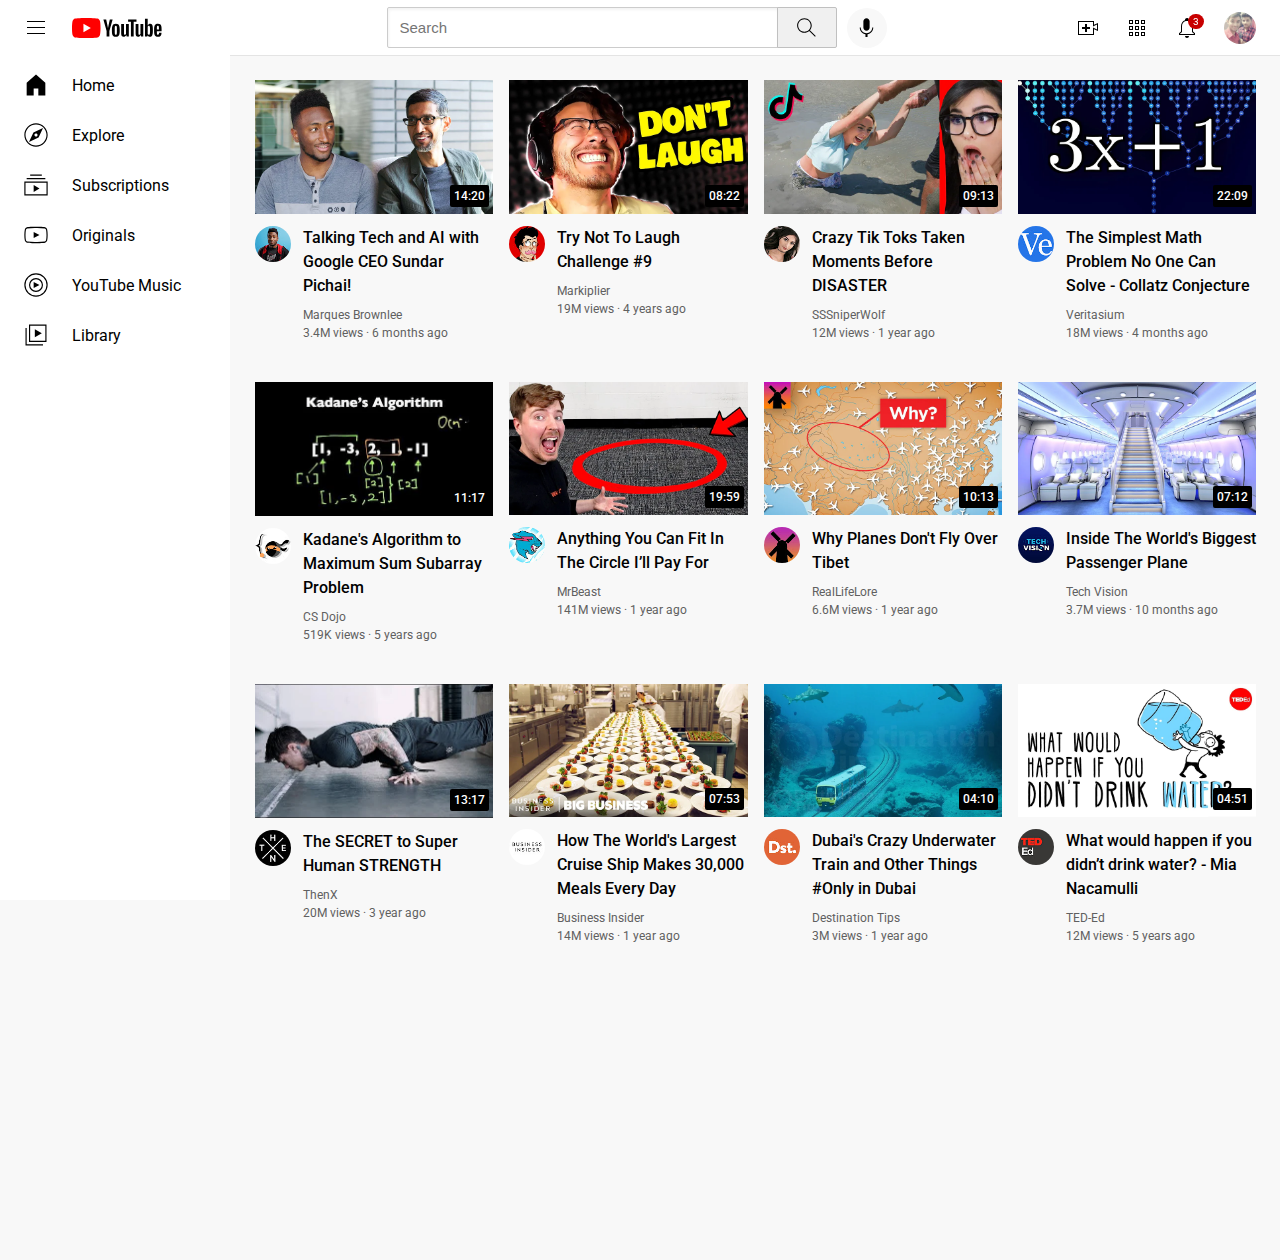
<file: index.html>
<!DOCTYPE html>
<html>
<head>
  <meta name="viewport" content="width=device-width, initial-scale=1.0">
  <title>YouTube Clone</title>
  <link rel="shortcut icon" href="icons/favicon.ico" type="image/x-icon">
  <link rel="preconnect" href="https://fonts.googleapis.com">
  <link rel="preconnect" href="https://fonts.gstatic.com" crossorigin>
  <link href="https://fonts.googleapis.com/css2?family=Roboto:wght@400;500;700&display=swap" rel="stylesheet">
  <link rel="stylesheet" href="styles/general.css">
  <link rel="stylesheet" href="styles/header.css">
  <link rel="stylesheet" href="styles/sidebar.css">
  <link rel="stylesheet" href="styles/video.css">
</head>
<body>
  <nav class="header">
    <div class="left-section">
      <img class="hamburger-menu" src="icons/hamburger-menu.svg">
      <img class="youtube-logo" src="icons/youtube-logo.svg">
    </div>
    <div class="middle-section">
      <input class="search-bar" type="text" placeholder="Search">
      <button class="search-button">
        <img class="search-icon" src="icons/search.svg">
        <div class="tooltip">Search</div>
      </button>

      <!-- This is HTML Comment. -->
      
      <button class="voice-search-button">
        <img class="voice-search-icon" src="icons/voice-search-icon.svg">
        <div class="tooltip">Search with your Voice</div>
      </button>
    </div>
    <div class="right-section">
      <div class="upload-icon-container">
        <img class="upload-icon" src="icons/upload.svg">
        <div class="tooltip">Create</div>
      </div>
      <div class="youtube-apps-container">
        <img class="youtube-apps-icon" src="icons/youtube-apps.svg">
        <div class="tooltip">YouTube Apps</div>
      </div>
      <div class="notifications-icon-container">
        <img class="notifications-icon" src="icons/notifications.svg">
        <div class="notifications-count">3</div>
        <div class="tooltip">Notifications</div>
      </div>
      <img class="current-user-picture" src="channel-pictures/my-channel.jpg">
    </div>
  </nav>

  <nav class="sidebar">
    <div class="sidebar-link">
      <img src="icons/home.svg" class="home-image">
      <div>Home</div>
    </div>
    <div class="sidebar-link">
      <img src="icons/explore.svg" class="home-image">
      <div>Explore</div>
    </div>
    <div class="sidebar-link">
      <img src="icons/subscriptions.svg" class="home-image">
      <div>Subscriptions</div>
    </div>
    <div class="sidebar-link">
      <img src="icons/originals.svg" class="home-image">
      <div>Originals</div>
    </div>
    <div class="sidebar-link">
      <img src="icons/youtube-music.svg" class="home-image">
      <div>YouTube Music</div>
    </div>
    <div class="sidebar-link">
      <img src="icons/library.svg" class="home-image">
      <div>Library</div>
    </div>
  </nav>

  <main>
    <section class="video-grid">
      <div class="video-preview">
        <div class="thumbnail-row">
          <a href="https://www.youtube.com/watch?v=n2RNcPRtAiY">
            <img class="thumbnail" src="thumbnails/thumbnail-1.webp">
          </a>
          <div class="video-time">
            14:20
          </div>
        </div>
  
        <div class="video-info-grid">
          <div class="channel-picture">
            <a href="https://www.youtube.com/c/mkbhd">
              <img class="channel-logo-1" src="channel-pictures/channel-1.jpeg">
            </a>
            <div class="channel-tooltip">
              <div class="channel">
                <img class="channel-logo-1" src="channel-pictures/channel-1.jpeg">
              </div>
              <div class="channel-details">
                <div class="channel-name">
                  Marques Brownlee
                </div>
                <div class="subscribers">
                  15M Subscribers
                </div>
              </div>
            </div>
          </div>
  
          <div class="video-info">
            <a href="https://www.youtube.com/watch?v=n2RNcPRtAiY" class="video-link">
              <p class="video-title">
                Talking Tech and AI with Google CEO Sundar Pichai!
              </p>
            </a>
  
            <a href="https://www.youtube.com/c/mkbhd" class="video-link">
              <p class="video-author">
                Marques Brownlee
              </p>
            </a>
  
            <p class="video-stats">
              3.4M views &#183; 6 months ago
            </p>
          </div>
        </div>
      </div>
  
      <div class="video-preview">
        <div class="thumbnail-row">
          <a href="https://www.youtube.com/watch?v=mP0RAo9SKZk">
            <img class="thumbnail" src="thumbnails/thumbnail-2.webp">
          </a>
          <div class="video-time">
            08:22
          </div>
        </div>
  
        <div class="video-info-grid">
          <div class="channel-picture">
            <a href="https://www.youtube.com/c/markiplier">
              <img class="channel-logo-1" src="channel-pictures/channel-2.jpeg">
            </a>
            <div class="channel-tooltip">
              <div class="channel">
                <img class="channel-logo-1" src="channel-pictures/channel-2.jpeg">
              </div>
              <div class="channel-details">
                <div class="channel-name">
                  Markiplier
                </div>
                <div class="subscribers">
                  30M Subscribers
                </div>
              </div>
            </div>
          </div>
  
          <div class="video-info">
            <a href="https://www.youtube.com/watch?v=mP0RAo9SKZk" class="video-link">
              <p class="video-title">
                Try Not To Laugh Challenge #9
              </p>
            </a>
      
            <a href="https://www.youtube.com/c/markiplier" class="video-link">
              <p class="video-author">
                Markiplier
              </p>
            </a>
      
            <p class="video-stats">
              19M views &#183; 4 years ago
            </p>
          </div>
        </div>
      </div>
  
      <div class="video-preview">
        <div class="thumbnail-row">
          <a href="https://www.youtube.com/watch?v=FgjPQQeTh1w">
            <img class="thumbnail" src="thumbnails/thumbnail-3.webp">
          </a>
          <div class="video-time">
            09:13
          </div>
        </div>
  
        <div class="video-info-grid">
          <div class="channel-picture">
            <a href="https://www.youtube.com/user/SSSniperWolf">
              <img class="channel-logo-1" src="channel-pictures/channel-3.jpeg">
            </a>
            <div class="channel-tooltip">
              <div class="channel">
                <img class="channel-logo-1" src="channel-pictures/channel-3.jpeg">
              </div>
              <div class="channel-details">
                <div class="channel-name">
                  SSSniperWolf
                </div>
                <div class="subscribers">
                  31M Subscribers
                </div>
              </div>
            </div>
          </div>
  
          <div class="video-info">
            <a href="https://www.youtube.com/watch?v=FgjPQQeTh1w" class="video-link">
              <p class="video-title">
                Crazy Tik Toks Taken Moments Before DISASTER
              </p>
            </a>
  
            <a href="https://www.youtube.com/user/SSSniperWolf" class="video-link">
              <p class="video-author">
                SSSniperWolf
              </p>
            </a>
  
            <p class="video-stats">
              12M views &#183; 1 year ago
            </p>
          </div>
        </div>
      </div>
  
      <div class="video-preview">
        <div class="thumbnail-row">
          <a href="https://www.youtube.com/watch?v=094y1Z2wpJg">
            <img class="thumbnail" src="thumbnails/thumbnail-4.webp">
          </a>
          <div class="video-time">
            22:09
          </div>
        </div>
  
        <div class="video-info-grid">
          <div class="channel-picture">
            <a href="https://www.youtube.com/c/veritasium">
              <img class="channel-logo-1" src="channel-pictures/channel-4.jpeg">
            </a>
            <div class="channel-tooltip">
              <div class="channel">
                <img class="channel-logo-1" src="channel-pictures/channel-4.jpeg">
              </div>
              <div class="channel-details">
                <div class="channel-name">
                  Veritasium
                </div>
                <div class="subscribers">
                  11.5M Subscribers
                </div>
              </div>
            </div>
          </div>
  
          <div class="video-info">
            <a href="https://www.youtube.com/watch?v=094y1Z2wpJg" class="video-link">
              <p class="video-title">
                The Simplest Math Problem No One Can Solve - Collatz Conjecture
              </p>
            </a>
      
            <a href="https://www.youtube.com/c/veritasium" class="video-link">
              <p class="video-author">
                Veritasium
              </p>
            </a>
      
            <p class="video-stats">
              18M views &#183; 4 months ago
            </p>
          </div>
        </div>
      </div>
  
      <div class="video-preview">
        <div class="thumbnail-row">
          <a href="https://www.youtube.com/watch?v=86CQq3pKSUw">
            <img class="thumbnail" src="thumbnails/thumbnail-5.webp">
          </a>
          <div class="video-time">
            11:17
          </div>
        </div>
  
        <div class="video-info-grid">
          <div class="channel-picture">
            <a href="https://www.youtube.com/c/CSDojo">
              <img class="channel-logo-1" src="channel-pictures/channel-5.jpeg">
            </a>
            <div class="channel-tooltip">
              <div class="channel">
                <img class="channel-logo-1" src="channel-pictures/channel-5.jpeg">
              </div>
              <div class="channel-details">
                <div class="channel-name">
                  CS Dojo
                </div>
                <div class="subscribers">
                  1.79M Subscribers
                </div>
              </div>
            </div>
          </div>
  
          <div class="video-info">
            <a href="https://www.youtube.com/watch?v=86CQq3pKSUw" class="video-link">
              <p class="video-title">
                Kadane's Algorithm to Maximum Sum Subarray Problem
              </p>
            </a>
  
            <a href="https://www.youtube.com/c/CSDojo" class="video-link">
              <p class="video-author">
                CS Dojo
              </p>
            </a>
  
            <p class="video-stats">
              519K views &#183; 5 years ago
            </p>
          </div>
        </div>
      </div>
  
      <div class="video-preview">
        <div class="thumbnail-row">
          <a href="https://www.youtube.com/watch?v=yXWw0_UfSFg">
            <img class="thumbnail" src="thumbnails/thumbnail-6.webp">
          </a>
          <div class="video-time">
            19:59
          </div>
        </div>
  
        <div class="video-info-grid">
          <div class="channel-picture">
            <a href="https://www.youtube.com/channel/UCX6OQ3DkcsbYNE6H8uQQuVA">
              <img class="channel-logo-1" src="channel-pictures/channel-6.jpeg">
            </a>
            <div class="channel-tooltip">
              <div class="channel">
                <img class="channel-logo-1" src="channel-pictures/channel-6.jpeg">
              </div>
              <div class="channel-details">
                <div class="channel-name">
                  MrBeast
                </div>
                <div class="subscribers">
                  90.6M Subscribers
                </div>
              </div>
            </div>
          </div>
  
          <div class="video-info">
            <a href="https://www.youtube.com/watch?v=yXWw0_UfSFg" class="video-link">
              <p class="video-title">
                Anything You Can Fit In The Circle I’ll Pay For
              </p>
            </a>
      
            <a href="https://www.youtube.com/channel/UCX6OQ3DkcsbYNE6H8uQQuVA" class="video-link">
              <p class="video-author">
                MrBeast
              </p>
            </a>
      
            <p class="video-stats">
              141M views &#183; 1 year ago
            </p>
          </div>
        </div>
      </div>
      
      <div class="video-preview">
        <div class="thumbnail-row">
          <a href="https://www.youtube.com/watch?v=fNVa1qMbF9Y">
            <img class="thumbnail" src="thumbnails/thumbnail-7.webp">
          </a>
          <div class="video-time">
            10:13
          </div>
        </div>
  
        <div class="video-info-grid">
          <div class="channel-picture">
            <a href="https://www.youtube.com/channel/UCP5tjEmvPItGyLhmjdwP7Ww">
              <img class="channel-logo-1" src="channel-pictures/channel-7.jpeg">
            </a>
            <div class="channel-tooltip">
              <div class="channel">
                <img class="channel-logo-1" src="channel-pictures/channel-7.jpeg">
              </div>
              <div class="channel-details">
                <div class="channel-name">
                  RealLifeLore
                </div>
                <div class="subscribers">
                  4M Subscribers
                </div>
              </div>
            </div>
          </div>
  
          <div class="video-info">
            <a href="https://www.youtube.com/watch?v=fNVa1qMbF9Y" class="video-link">
              <p class="video-title">
                Why Planes Don't Fly Over Tibet
              </p>
            </a>
      
            <a href="https://www.youtube.com/channel/UCP5tjEmvPItGyLhmjdwP7Ww" class="video-link">
              <p class="video-author">
                RealLifeLore
              </p>
            </a>
      
            <p class="video-stats">
              6.6M views &#183; 1 year ago
            </p>
          </div>
        </div>
      </div>
      
      <div class="video-preview">
        <div class="thumbnail-row">
          <a href="https://www.youtube.com/watch?v=lFm4EM1juls">
            <img class="thumbnail" src="thumbnails/thumbnail-8.webp">
          </a>
          <div class="video-time">
            07:12
          </div>
        </div>
  
        <div class="video-info-grid">
          <div class="channel-picture">
            <a href="https://www.youtube.com/channel/UCHAK6CyegY22Zj2GWrcaIxg">
              <img class="channel-logo-1" src="channel-pictures/channel-8.jpeg">
            </a>
            <div class="channel-tooltip">
              <div class="channel">
                <img class="channel-logo-1" src="channel-pictures/channel-8.jpeg">
              </div>
              <div class="channel-details">
                <div class="channel-name">
                  Tech Vision
                </div>
                <div class="subscribers">
                  1.5M Subscribers
                </div>
              </div>
            </div>
          </div>
  
          <div class="video-info">
            <a href="https://www.youtube.com/watch?v=lFm4EM1juls" class="video-link">
              <p class="video-title">
                Inside The World's Biggest Passenger Plane
              </p>
            </a>
      
            <a href="https://www.youtube.com/channel/UCHAK6CyegY22Zj2GWrcaIxg" class="video-link">
              <p class="video-author">
                Tech Vision
              </p>
            </a>
      
            <p class="video-stats">
              3.7M views &#183; 10 months ago
            </p>
          </div>
        </div>
      </div>
      
      <div class="video-preview">
        <div class="thumbnail-row">
          <a href="https://www.youtube.com/watch?v=ixmxOlcrlUc">
            <img class="thumbnail" src="thumbnails/thumbnail-9.webp">
          </a>
          <div class="video-time">
            13:17
          </div>
        </div>
  
        <div class="video-info-grid">
          <div class="channel-picture">
            <a href="https://www.youtube.com/c/OFFICIALTHENXSTUDIOS">
              <img class="channel-logo-1" src="channel-pictures/channel-9.jpeg">
            </a>
            <div class="channel-tooltip">
              <div class="channel">
                <img class="channel-logo-1" src="channel-pictures/channel-9.jpeg">
              </div>
              <div class="channel-details">
                <div class="channel-name">
                  ThenX
                </div>
                <div class="subscribers">
                  14.5M Subscribers
                </div>
              </div>
            </div>
          </div>
  
          <div class="video-info">
            <a href="https://www.youtube.com/watch?v=ixmxOlcrlUc" class="video-link">
              <p class="video-title">
                The SECRET to Super Human STRENGTH
              </p>
            </a>
      
            <a href="https://www.youtube.com/c/OFFICIALTHENXSTUDIOS" class="video-link">
              <p class="video-author">
                ThenX
              </p>
            </a>
      
            <p class="video-stats">
              20M views &#183; 3 year ago
            </p>
          </div>
        </div>
      </div>
      
      <div class="video-preview">
        <div class="thumbnail-row">
          <a href="https://www.youtube.com/watch?v=R2vXbFp5C9o">
            <img class="thumbnail" src="thumbnails/thumbnail-10.webp">
          </a>
          <div class="video-time">
            07:53
          </div>
        </div>
  
        <div class="video-info-grid">
          <div class="channel-picture">
            <a href="https://www.youtube.com/user/businessinsider">
              <img class="channel-logo-1" src="channel-pictures/channel-10.jpeg">
            </a>
            <div class="channel-tooltip">
              <div class="channel">
                <img class="channel-logo-1" src="channel-pictures/channel-10.jpeg">
              </div>
              <div class="channel-details">
                <div class="channel-name">
                  Business Insider
                </div>
                <div class="subscribers">
                  10M Subscribers
                </div>
              </div>
            </div>
          </div>
  
          <div class="video-info">
            <a href="https://www.youtube.com/watch?v=R2vXbFp5C9o" class="video-link">
              <p class="video-title">
                How The World's Largest Cruise Ship Makes 30,000 Meals Every Day
              </p>
            </a>
      
            <a href="https://www.youtube.com/user/businessinsider" class="video-link">
              <p class="video-author">
                Business Insider
              </p>
            </a>
      
            <p class="video-stats">
              14M views &#183; 1 year ago
            </p>
          </div>
        </div>
      </div>
      
      <div class="video-preview">
        <div class="thumbnail-row">
          <a href="https://www.youtube.com/watch?v=0nZuYyXET3s">
            <img class="thumbnail" src="thumbnails/thumbnail-11.webp">
          </a>
          <div class="video-time">
            04:10
          </div>
        </div>
  
        <div class="video-info-grid">
          <div class="channel-picture">
            <a href="https://www.youtube.com/c/Destinationtips">
              <img class="channel-logo-1" src="channel-pictures/channel-11.jpeg">
            </a>
            <div class="channel-tooltip">
              <div class="channel">
                <img class="channel-logo-1" src="channel-pictures/channel-11.jpeg">
              </div>
              <div class="channel-details">
                <div class="channel-name">
                  Destination Tips
                </div>
                <div class="subscribers">
                  1.2M Subscribers
                </div>
              </div>
            </div>
          </div>
  
          <div class="video-info">
            <a href="https://www.youtube.com/watch?v=0nZuYyXET3s" class="video-link">
              <p class="video-title">
                Dubai's Crazy Underwater Train and Other Things #Only in Dubai
              </p>
            </a>
      
            <a href="https://www.youtube.com/c/Destinationtips" class="video-link">
              <p class="video-author">
                Destination Tips
              </p>
            </a>
      
            <p class="video-stats">
              3M views &#183; 1 year ago
            </p>
          </div>
        </div>
      </div>
      
      <div class="video-preview">
        <div class="thumbnail-row">
          <a href="https://www.youtube.com/watch?v=9iMGFqMmUFs">
            <img class="thumbnail" src="thumbnails/thumbnail-12.webp">
          </a>
          <div class="video-time">
            04:51
          </div>
        </div>
  
        <div class="video-info-grid">
          <div class="channel-picture">
            <a href="https://www.youtube.com/teded">
              <img class="channel-logo-1" src="channel-pictures/channel-12.jpeg">
            </a>
            <div class="channel-tooltip">
              <div class="channel">
                <img class="channel-logo-1" src="channel-pictures/channel-12.jpeg">
              </div>
              <div class="channel-details">
                <div class="channel-name">
                  TED-Ed
                </div>
                <div class="subscribers">
                  11M Subscribers
                </div>
              </div>
            </div>
          </div>
  
          <div class="video-info">
            <a href="https://www.youtube.com/watch?v=9iMGFqMmUFs" class="video-link">
              <p class="video-title">
                What would happen if you didn’t drink water? - Mia Nacamulli
              </p>
            </a>
      
            <a href="https://www.youtube.com/teded" class="video-link">
              <p class="video-author">
                TED-Ed
              </p>
            </a>
      
            <p class="video-stats">
              12M views &#183; 5 years ago
            </p>
          </div>
        </div>
      </div>
    </section>
  </main>
</body>
</html>
</file>
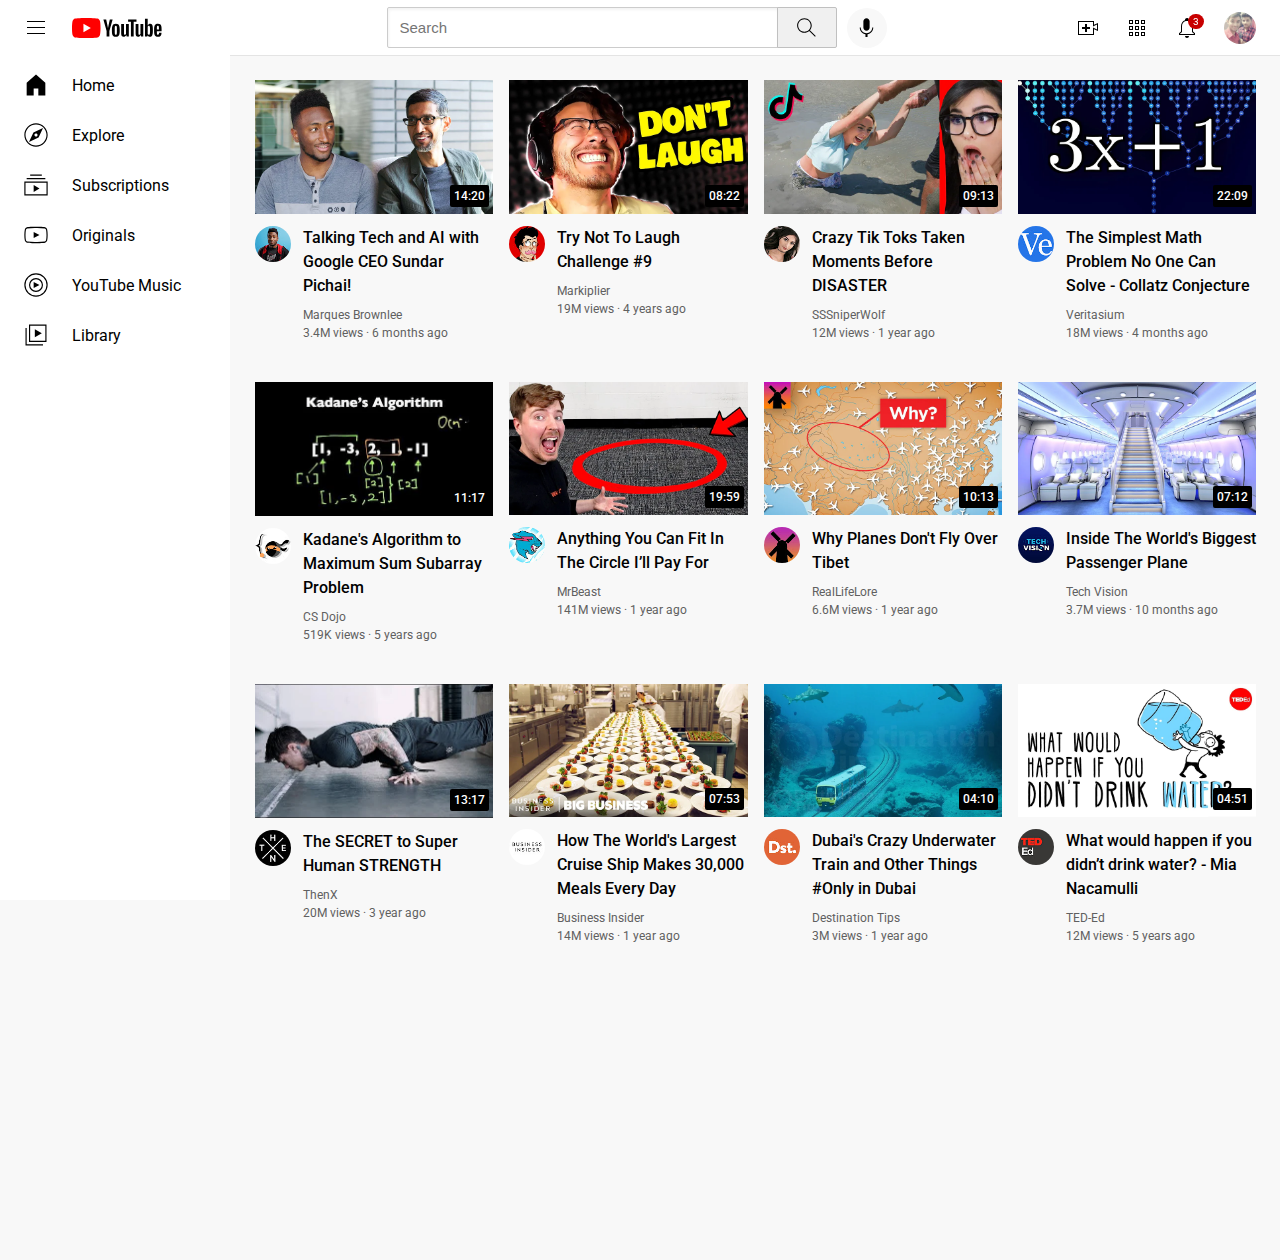
<file: youtube.html>
<!DOCTYPE html>
<html>
<head>
  <title>YouTube Clone</title>
  <link rel="shortcut icon" href="icons/favicon.ico" type="image/x-icon">
  <link rel="preconnect" href="https://fonts.googleapis.com">
  <link rel="preconnect" href="https://fonts.gstatic.com" crossorigin>
  <link href="https://fonts.googleapis.com/css2?family=Roboto:wght@400;500;700&display=swap" rel="stylesheet">
  <link rel="stylesheet" href="styles/general.css">
  <link rel="stylesheet" href="styles/header.css">
  <link rel="stylesheet" href="styles/sidebar.css">
  <link rel="stylesheet" href="styles/video.css">
</head>
<body>
  <nav class="header">
    <div class="left-section">
      <img class="hamburger-menu" src="icons/hamburger-menu.svg">
      <img class="youtube-logo" src="icons/youtube-logo.svg">
    </div>
    <div class="middle-section">
      <input class="search-bar" type="text" placeholder="Search">
      <button class="search-button">
        <img class="search-icon" src="icons/search.svg">
        <div class="tooltip">Search</div>
      </button>

      <!-- This is HTML Comment. -->
      
      <button class="voice-search-button">
        <img class="voice-search-icon" src="icons/voice-search-icon.svg">
        <div class="tooltip">Search with your Voice</div>
      </button>
    </div>
    <div class="right-section">
      <div class="upload-icon-container">
        <img class="upload-icon" src="icons/upload.svg">
        <div class="tooltip">Create</div>
      </div>
      <div class="youtube-apps-container">
        <img class="youtube-apps-icon" src="icons/youtube-apps.svg">
        <div class="tooltip">YouTube Apps</div>
      </div>
      <div class="notifications-icon-container">
        <img class="notifications-icon" src="icons/notifications.svg">
        <div class="notifications-count">3</div>
        <div class="tooltip">Notifications</div>
      </div>
      <img class="current-user-picture" src="channel-pictures/my-channel.jpg">
    </div>
  </nav>

  <nav class="sidebar">
    <div class="sidebar-link">
      <img src="icons/home.svg" class="home-image">
      <div>Home</div>
    </div>
    <div class="sidebar-link">
      <img src="icons/explore.svg" class="home-image">
      <div>Explore</div>
    </div>
    <div class="sidebar-link">
      <img src="icons/subscriptions.svg" class="home-image">
      <div>Subscriptions</div>
    </div>
    <div class="sidebar-link">
      <img src="icons/originals.svg" class="home-image">
      <div>Originals</div>
    </div>
    <div class="sidebar-link">
      <img src="icons/youtube-music.svg" class="home-image">
      <div>YouTube Music</div>
    </div>
    <div class="sidebar-link">
      <img src="icons/library.svg" class="home-image">
      <div>Library</div>
    </div>
  </nav>

  <main>
    <section class="video-grid">
      <div class="video-preview">
        <div class="thumbnail-row">
          <a href="https://www.youtube.com/watch?v=n2RNcPRtAiY">
            <img class="thumbnail" src="thumbnails/thumbnail-1.webp">
          </a>
          <div class="video-time">
            14:20
          </div>
        </div>
  
        <div class="video-info-grid">
          <div class="channel-picture">
            <a href="https://www.youtube.com/c/mkbhd">
              <img class="channel-logo-1" src="channel-pictures/channel-1.jpeg">
            </a>
            <div class="channel-tooltip">
              <div class="channel">
                <img class="channel-logo-1" src="channel-pictures/channel-1.jpeg">
              </div>
              <div class="channel-details">
                <div class="channel-name">
                  Marques Brownlee
                </div>
                <div class="subscribers">
                  15M Subscribers
                </div>
              </div>
            </div>
          </div>
  
          <div class="video-info">
            <a href="https://www.youtube.com/watch?v=n2RNcPRtAiY" class="video-link">
              <p class="video-title">
                Talking Tech and AI with Google CEO Sundar Pichai!
              </p>
            </a>
  
            <a href="https://www.youtube.com/c/mkbhd" class="video-link">
              <p class="video-author">
                Marques Brownlee
              </p>
            </a>
  
            <p class="video-stats">
              3.4M views &#183; 6 months ago
            </p>
          </div>
        </div>
      </div>
  
      <div class="video-preview">
        <div class="thumbnail-row">
          <a href="https://www.youtube.com/watch?v=mP0RAo9SKZk">
            <img class="thumbnail" src="thumbnails/thumbnail-2.webp">
          </a>
          <div class="video-time">
            08:22
          </div>
        </div>
  
        <div class="video-info-grid">
          <div class="channel-picture">
            <a href="https://www.youtube.com/c/markiplier">
              <img class="channel-logo-1" src="channel-pictures/channel-2.jpeg">
            </a>
            <div class="channel-tooltip">
              <div class="channel">
                <img class="channel-logo-1" src="channel-pictures/channel-2.jpeg">
              </div>
              <div class="channel-details">
                <div class="channel-name">
                  Markiplier
                </div>
                <div class="subscribers">
                  30M Subscribers
                </div>
              </div>
            </div>
          </div>
  
          <div class="video-info">
            <a href="https://www.youtube.com/watch?v=mP0RAo9SKZk" class="video-link">
              <p class="video-title">
                Try Not To Laugh Challenge #9
              </p>
            </a>
      
            <a href="https://www.youtube.com/c/markiplier" class="video-link">
              <p class="video-author">
                Markiplier
              </p>
            </a>
      
            <p class="video-stats">
              19M views &#183; 4 years ago
            </p>
          </div>
        </div>
      </div>
  
      <div class="video-preview">
        <div class="thumbnail-row">
          <a href="https://www.youtube.com/watch?v=FgjPQQeTh1w">
            <img class="thumbnail" src="thumbnails/thumbnail-3.webp">
          </a>
          <div class="video-time">
            09:13
          </div>
        </div>
  
        <div class="video-info-grid">
          <div class="channel-picture">
            <a href="https://www.youtube.com/user/SSSniperWolf">
              <img class="channel-logo-1" src="channel-pictures/channel-3.jpeg">
            </a>
            <div class="channel-tooltip">
              <div class="channel">
                <img class="channel-logo-1" src="channel-pictures/channel-3.jpeg">
              </div>
              <div class="channel-details">
                <div class="channel-name">
                  SSSniperWolf
                </div>
                <div class="subscribers">
                  31M Subscribers
                </div>
              </div>
            </div>
          </div>
  
          <div class="video-info">
            <a href="https://www.youtube.com/watch?v=FgjPQQeTh1w" class="video-link">
              <p class="video-title">
                Crazy Tik Toks Taken Moments Before DISASTER
              </p>
            </a>
  
            <a href="https://www.youtube.com/user/SSSniperWolf" class="video-link">
              <p class="video-author">
                SSSniperWolf
              </p>
            </a>
  
            <p class="video-stats">
              12M views &#183; 1 year ago
            </p>
          </div>
        </div>
      </div>
  
      <div class="video-preview">
        <div class="thumbnail-row">
          <a href="https://www.youtube.com/watch?v=094y1Z2wpJg">
            <img class="thumbnail" src="thumbnails/thumbnail-4.webp">
          </a>
          <div class="video-time">
            22:09
          </div>
        </div>
  
        <div class="video-info-grid">
          <div class="channel-picture">
            <a href="https://www.youtube.com/c/veritasium">
              <img class="channel-logo-1" src="channel-pictures/channel-4.jpeg">
            </a>
            <div class="channel-tooltip">
              <div class="channel">
                <img class="channel-logo-1" src="channel-pictures/channel-4.jpeg">
              </div>
              <div class="channel-details">
                <div class="channel-name">
                  Veritasium
                </div>
                <div class="subscribers">
                  11.5M Subscribers
                </div>
              </div>
            </div>
          </div>
  
          <div class="video-info">
            <a href="https://www.youtube.com/watch?v=094y1Z2wpJg" class="video-link">
              <p class="video-title">
                The Simplest Math Problem No One Can Solve - Collatz Conjecture
              </p>
            </a>
      
            <a href="https://www.youtube.com/c/veritasium" class="video-link">
              <p class="video-author">
                Veritasium
              </p>
            </a>
      
            <p class="video-stats">
              18M views &#183; 4 months ago
            </p>
          </div>
        </div>
      </div>
  
      <div class="video-preview">
        <div class="thumbnail-row">
          <a href="https://www.youtube.com/watch?v=86CQq3pKSUw">
            <img class="thumbnail" src="thumbnails/thumbnail-5.webp">
          </a>
          <div class="video-time">
            11:17
          </div>
        </div>
  
        <div class="video-info-grid">
          <div class="channel-picture">
            <a href="https://www.youtube.com/c/CSDojo">
              <img class="channel-logo-1" src="channel-pictures/channel-5.jpeg">
            </a>
            <div class="channel-tooltip">
              <div class="channel">
                <img class="channel-logo-1" src="channel-pictures/channel-5.jpeg">
              </div>
              <div class="channel-details">
                <div class="channel-name">
                  CS Dojo
                </div>
                <div class="subscribers">
                  1.79M Subscribers
                </div>
              </div>
            </div>
          </div>
  
          <div class="video-info">
            <a href="https://www.youtube.com/watch?v=86CQq3pKSUw" class="video-link">
              <p class="video-title">
                Kadane's Algorithm to Maximum Sum Subarray Problem
              </p>
            </a>
  
            <a href="https://www.youtube.com/c/CSDojo" class="video-link">
              <p class="video-author">
                CS Dojo
              </p>
            </a>
  
            <p class="video-stats">
              519K views &#183; 5 years ago
            </p>
          </div>
        </div>
      </div>
  
      <div class="video-preview">
        <div class="thumbnail-row">
          <a href="https://www.youtube.com/watch?v=yXWw0_UfSFg">
            <img class="thumbnail" src="thumbnails/thumbnail-6.webp">
          </a>
          <div class="video-time">
            19:59
          </div>
        </div>
  
        <div class="video-info-grid">
          <div class="channel-picture">
            <a href="https://www.youtube.com/channel/UCX6OQ3DkcsbYNE6H8uQQuVA">
              <img class="channel-logo-1" src="channel-pictures/channel-6.jpeg">
            </a>
            <div class="channel-tooltip">
              <div class="channel">
                <img class="channel-logo-1" src="channel-pictures/channel-6.jpeg">
              </div>
              <div class="channel-details">
                <div class="channel-name">
                  MrBeast
                </div>
                <div class="subscribers">
                  90.6M Subscribers
                </div>
              </div>
            </div>
          </div>
  
          <div class="video-info">
            <a href="https://www.youtube.com/watch?v=yXWw0_UfSFg" class="video-link">
              <p class="video-title">
                Anything You Can Fit In The Circle I’ll Pay For
              </p>
            </a>
      
            <a href="https://www.youtube.com/channel/UCX6OQ3DkcsbYNE6H8uQQuVA" class="video-link">
              <p class="video-author">
                MrBeast
              </p>
            </a>
      
            <p class="video-stats">
              141M views &#183; 1 year ago
            </p>
          </div>
        </div>
      </div>
      
      <div class="video-preview">
        <div class="thumbnail-row">
          <a href="https://www.youtube.com/watch?v=fNVa1qMbF9Y">
            <img class="thumbnail" src="thumbnails/thumbnail-7.webp">
          </a>
          <div class="video-time">
            10:13
          </div>
        </div>
  
        <div class="video-info-grid">
          <div class="channel-picture">
            <a href="https://www.youtube.com/channel/UCP5tjEmvPItGyLhmjdwP7Ww">
              <img class="channel-logo-1" src="channel-pictures/channel-7.jpeg">
            </a>
            <div class="channel-tooltip">
              <div class="channel">
                <img class="channel-logo-1" src="channel-pictures/channel-7.jpeg">
              </div>
              <div class="channel-details">
                <div class="channel-name">
                  RealLifeLore
                </div>
                <div class="subscribers">
                  4M Subscribers
                </div>
              </div>
            </div>
          </div>
  
          <div class="video-info">
            <a href="https://www.youtube.com/watch?v=fNVa1qMbF9Y" class="video-link">
              <p class="video-title">
                Why Planes Don't Fly Over Tibet
              </p>
            </a>
      
            <a href="https://www.youtube.com/channel/UCP5tjEmvPItGyLhmjdwP7Ww" class="video-link">
              <p class="video-author">
                RealLifeLore
              </p>
            </a>
      
            <p class="video-stats">
              6.6M views &#183; 1 year ago
            </p>
          </div>
        </div>
      </div>
      
      <div class="video-preview">
        <div class="thumbnail-row">
          <a href="https://www.youtube.com/watch?v=lFm4EM1juls">
            <img class="thumbnail" src="thumbnails/thumbnail-8.webp">
          </a>
          <div class="video-time">
            07:12
          </div>
        </div>
  
        <div class="video-info-grid">
          <div class="channel-picture">
            <a href="https://www.youtube.com/channel/UCHAK6CyegY22Zj2GWrcaIxg">
              <img class="channel-logo-1" src="channel-pictures/channel-8.jpeg">
            </a>
            <div class="channel-tooltip">
              <div class="channel">
                <img class="channel-logo-1" src="channel-pictures/channel-8.jpeg">
              </div>
              <div class="channel-details">
                <div class="channel-name">
                  Tech Vision
                </div>
                <div class="subscribers">
                  1.5M Subscribers
                </div>
              </div>
            </div>
          </div>
  
          <div class="video-info">
            <a href="https://www.youtube.com/watch?v=lFm4EM1juls" class="video-link">
              <p class="video-title">
                Inside The World's Biggest Passenger Plane
              </p>
            </a>
      
            <a href="https://www.youtube.com/channel/UCHAK6CyegY22Zj2GWrcaIxg" class="video-link">
              <p class="video-author">
                Tech Vision
              </p>
            </a>
      
            <p class="video-stats">
              3.7M views &#183; 10 months ago
            </p>
          </div>
        </div>
      </div>
      
      <div class="video-preview">
        <div class="thumbnail-row">
          <a href="https://www.youtube.com/watch?v=ixmxOlcrlUc">
            <img class="thumbnail" src="thumbnails/thumbnail-9.webp">
          </a>
          <div class="video-time">
            13:17
          </div>
        </div>
  
        <div class="video-info-grid">
          <div class="channel-picture">
            <a href="https://www.youtube.com/c/OFFICIALTHENXSTUDIOS">
              <img class="channel-logo-1" src="channel-pictures/channel-9.jpeg">
            </a>
            <div class="channel-tooltip">
              <div class="channel">
                <img class="channel-logo-1" src="channel-pictures/channel-9.jpeg">
              </div>
              <div class="channel-details">
                <div class="channel-name">
                  ThenX
                </div>
                <div class="subscribers">
                  14.5M Subscribers
                </div>
              </div>
            </div>
          </div>
  
          <div class="video-info">
            <a href="https://www.youtube.com/watch?v=ixmxOlcrlUc" class="video-link">
              <p class="video-title">
                The SECRET to Super Human STRENGTH
              </p>
            </a>
      
            <a href="https://www.youtube.com/c/OFFICIALTHENXSTUDIOS" class="video-link">
              <p class="video-author">
                ThenX
              </p>
            </a>
      
            <p class="video-stats">
              20M views &#183; 3 year ago
            </p>
          </div>
        </div>
      </div>
      
      <div class="video-preview">
        <div class="thumbnail-row">
          <a href="https://www.youtube.com/watch?v=R2vXbFp5C9o">
            <img class="thumbnail" src="thumbnails/thumbnail-10.webp">
          </a>
          <div class="video-time">
            07:53
          </div>
        </div>
  
        <div class="video-info-grid">
          <div class="channel-picture">
            <a href="https://www.youtube.com/user/businessinsider">
              <img class="channel-logo-1" src="channel-pictures/channel-10.jpeg">
            </a>
            <div class="channel-tooltip">
              <div class="channel">
                <img class="channel-logo-1" src="channel-pictures/channel-10.jpeg">
              </div>
              <div class="channel-details">
                <div class="channel-name">
                  Business Insider
                </div>
                <div class="subscribers">
                  10M Subscribers
                </div>
              </div>
            </div>
          </div>
  
          <div class="video-info">
            <a href="https://www.youtube.com/watch?v=R2vXbFp5C9o" class="video-link">
              <p class="video-title">
                How The World's Largest Cruise Ship Makes 30,000 Meals Every Day
              </p>
            </a>
      
            <a href="https://www.youtube.com/user/businessinsider" class="video-link">
              <p class="video-author">
                Business Insider
              </p>
            </a>
      
            <p class="video-stats">
              14M views &#183; 1 year ago
            </p>
          </div>
        </div>
      </div>
      
      <div class="video-preview">
        <div class="thumbnail-row">
          <a href="https://www.youtube.com/watch?v=0nZuYyXET3s">
            <img class="thumbnail" src="thumbnails/thumbnail-11.webp">
          </a>
          <div class="video-time">
            04:10
          </div>
        </div>
  
        <div class="video-info-grid">
          <div class="channel-picture">
            <a href="https://www.youtube.com/c/Destinationtips">
              <img class="channel-logo-1" src="channel-pictures/channel-11.jpeg">
            </a>
            <div class="channel-tooltip">
              <div class="channel">
                <img class="channel-logo-1" src="channel-pictures/channel-11.jpeg">
              </div>
              <div class="channel-details">
                <div class="channel-name">
                  Destination Tips
                </div>
                <div class="subscribers">
                  1.2M Subscribers
                </div>
              </div>
            </div>
          </div>
  
          <div class="video-info">
            <a href="https://www.youtube.com/watch?v=0nZuYyXET3s" class="video-link">
              <p class="video-title">
                Dubai's Crazy Underwater Train and Other Things #Only in Dubai
              </p>
            </a>
      
            <a href="https://www.youtube.com/c/Destinationtips" class="video-link">
              <p class="video-author">
                Destination Tips
              </p>
            </a>
      
            <p class="video-stats">
              3M views &#183; 1 year ago
            </p>
          </div>
        </div>
      </div>
      
      <div class="video-preview">
        <div class="thumbnail-row">
          <a href="https://www.youtube.com/watch?v=9iMGFqMmUFs">
            <img class="thumbnail" src="thumbnails/thumbnail-12.webp">
          </a>
          <div class="video-time">
            04:51
          </div>
        </div>
  
        <div class="video-info-grid">
          <div class="channel-picture">
            <a href="https://www.youtube.com/teded">
              <img class="channel-logo-1" src="channel-pictures/channel-12.jpeg">
            </a>
            <div class="channel-tooltip">
              <div class="channel">
                <img class="channel-logo-1" src="channel-pictures/channel-12.jpeg">
              </div>
              <div class="channel-details">
                <div class="channel-name">
                  TED-Ed
                </div>
                <div class="subscribers">
                  11M Subscribers
                </div>
              </div>
            </div>
          </div>
  
          <div class="video-info">
            <a href="https://www.youtube.com/watch?v=9iMGFqMmUFs" class="video-link">
              <p class="video-title">
                What would happen if you didn’t drink water? - Mia Nacamulli
              </p>
            </a>
      
            <a href="https://www.youtube.com/teded" class="video-link">
              <p class="video-author">
                TED-Ed
              </p>
            </a>
      
            <p class="video-stats">
              12M views &#183; 5 years ago
            </p>
          </div>
        </div>
      </div>
    </section>
  </main>
</body>
</html>
</file>
<file: styles/general.css>
body {
  /* This is CSS Comment. */

  height: 1180px;
  margin: 0;
  padding-top: 80px;
  padding-right: 24px;
  background-color: rgb(248, 248, 248);
  font-family: Roboto, Arial;
}

@media (max-width: 1200px) {
  body {
    padding-left: 105px;
  }
}

@media (min-width: 1200.1px) {
  body {
    padding-left: 255px;
  }
}

p {
  margin-top: 0;
  margin-bottom: 0;
}
</file>
<file: styles/header.css>
.header {
  height: 55px;
  display: flex;
  flex-direction: row;
  justify-content: space-between;
  position: fixed;
  top: 0;
  left: 0;
  right: 0;
  z-index: 100;
  background-color: white;
  border-bottom: 1px solid rgb(228, 228, 228);
}

.left-section {
  display: flex;
  align-items: center;
}

.middle-section {
  flex: 1;
  margin-left: 70px;
  margin-right: 35px;
  max-width: 500px;
  display: flex;
  align-items: center;
}

.search-bar {
  flex: 1;
  height: 37px;
  padding-left: 12px;
  font-size: 15px;
  border: 1px solid #cccccc;
  border-top-left-radius: 2px;
  border-bottom-left-radius: 2px;
  box-shadow: inset 1px 2px 3px rgba(0, 0, 0, 0.05);
  width: 0;
}

.search-bar::placeholder {
  font-size: 15px;
}

.search-bar:active {
  border: 1px solid rgb(111, 111, 255);
}

.search-button {
  height: 41px;
  width: 60px;
  background-color: rgb(240, 240, 240);
  border: 1px solid rgb(192, 192, 192);
  border-top-right-radius: 2px;
  border-bottom-right-radius: 2px;
  margin-left: -1px;
  margin-right: 10px;
}

.search-button,
.voice-search-button,
.upload-icon-container,
.youtube-apps-container,
.notifications-icon-container {
  position: relative;
  display: flex;
  justify-content: center;
  align-items: center;
  cursor: pointer;
}

.search-button .tooltip,
.voice-search-button .tooltip,
.upload-icon-container .tooltip,
.youtube-apps-container .tooltip,
.notifications-icon-container .tooltip {
  position: absolute;
  background-color: gray;
  color: white;
  padding: 4px 8px 4px 8px;
  border-radius: 2px;
  font-size: 12px;
  bottom: -30px;
  opacity: 0;
  transition: opacity 0.15s;
  pointer-events: none;
  white-space: nowrap;
}

.search-button:hover .tooltip,
.voice-search-button:hover .tooltip,
.upload-icon-container:hover .tooltip,
.youtube-apps-container:hover .tooltip,
.notifications-icon-container:hover .tooltip {
  opacity: 1;
}

.search-icon,
.voice-search-icon {
  height: 25px;
}

.voice-search-button {
  height: 40px;
  width: 40px;
  border: none;
  border-radius: 20px;
  background-color: rgb(248, 248, 248);
}

.hamburger-menu {
  height: 20px;
  margin: 0 24px 0 24px;
  height: 24px;
  cursor: pointer;
}

.youtube-logo {
  height: 20px;
  cursor: pointer;
}

.right-section {
  width: 180px;
  display: flex;
  align-items: center;
  justify-content: space-between;
  margin-right: 24px;
  flex-shrink: 0;
}

.upload-icon {
  height: 24px;
}

.youtube-apps-icon {
  height: 24px;
}

.notifications-icon {
  height: 24px;
}

.current-user-picture {
  height: 32px;
  border-radius: 16px;
  cursor: pointer;
}

.notifications-count {
  position: absolute;
  top: -2px;
  right: -5px;
  background-color: rgb(200, 0, 0);
  color: white;
  font-size: 10px;
  padding: 2px 5px 2px 5px;
  border-radius: 10px;
}
</file>
<file: styles/sidebar.css>
.sidebar {
  position: fixed;
  left: 0;
  bottom: 0;
  top: 55px;
  background-color: white;
  z-index: 200;
  padding-top: 5px;
}

.sidebar-link {
  height: 50px;
  display: flex;
  align-items: center;
}

@media (max-width: 1200px) {
  .sidebar {
    width: 80px;
  }

  .sidebar-link {
    flex-direction: column;
    justify-content: center;
    padding: 10px 0;
    cursor: pointer;
  }

  .sidebar-link:hover {
    background-color: rgb(235, 235, 235);
  }

  .sidebar-link img {
    height: 24px;
    margin-bottom: 5px;
  }

  .sidebar-link div {
    font-size: 10px;
  }
}

@media (min-width: 1200.1px) {
  .sidebar {
    width: 230px;
  }

  .sidebar-link {
    flex-direction: row;
  }

  .sidebar-link img {
    height: 28px;
    margin-right: 22px;
    margin-left: 22px;
  }
}
</file>
<file: styles/video.css>
.thumbnail {
  width: 100%;
}

.video-title {
  margin-top: 0;
  font-size: 14px;
  font-weight: 500;
  line-height: 20px;
  margin-bottom: 10px;
  color: black;
}

/* .video-preview {
  width: 300px;
  display: inline-block;
  vertical-align: top;
  margin-right: 15px;
} */

.video-info-grid {
  display: grid;
  grid-template-columns: 48px 1fr;
}

.video-grid {
  display: grid;
  grid-template-columns: 1fr;
  column-gap: 16px;
  row-gap: 42px;
}

@media (min-width: 451px) and (max-width: 750px) {
  .video-grid {
    grid-template-columns: 1fr 1fr;
  }
}

@media (min-width: 751px) and (max-width: 1000px) {
  .video-grid {
    grid-template-columns: 1fr 1fr 1fr;
  }
}

@media (min-width: 1001px) {
  .video-grid {
    grid-template-columns: 1fr 1fr 1fr 1fr;
  }

  .video-title {
    font-size: 16px;
    line-height: 24px;
  }

  .video-author,
  .video-stats {
    font-size: 14px;
  }
}

.channel-picture {
  position: relative;
  display: inline-block;
}

.channel-tooltip {
  position: absolute;
  width: 280px;
  padding: 12px;
  background-color: white;
  display: flex;
  flex-direction: row;
  align-items: center;
  border-radius: 6px;
  box-shadow: 2px 3px 10px rgba(0, 0, 0, 0.3), -2px -2px 2px rgba(0, 0, 0, 0.15);
  transition: opacity 0.15s;
  opacity: 0;
  pointer-events: none;
}

.channel-tooltip .channel-logo-1 {
  width: 50px;
  border-radius: 50px;
  margin-right: 8px;
}

.channel-tooltip .channel-details {
  flex: 1;
}

.channel-picture:hover .channel-tooltip {
  opacity: 1;
}

.channel-name {
  font-size: 20px;
  font-weight: bold;
  font-family: Roboto, Arial;
  margin-bottom: 3px;
}

.subscribers {
  color: rgb(96, 96, 96);
  font-family: Roboto, Arial;
  font-size: 14px;
}

/* .video-info {
  background-color: gray;
} */

.channel-logo-1 {
  width: 36px;
  border-radius: 50px;
}

.thumbnail-row {
  margin-bottom: 8px;
  position: relative;
}

.video-author,
.video-stats {
  font-size: 12px;
  color: rgb(96, 96, 96);
}

.video-author {
  margin-bottom: 4px;
}

.video-time {
  font-family: Roboto, Arial;
  font-size: 12px;
  font-weight: 500;
  padding: 4px;
  background-color: black;
  color: white;
  position: absolute;
  bottom: 11px;
  right: 4px;
  border-radius: 2px;
}

.video-link {
  text-decoration: none;
}
</file>
